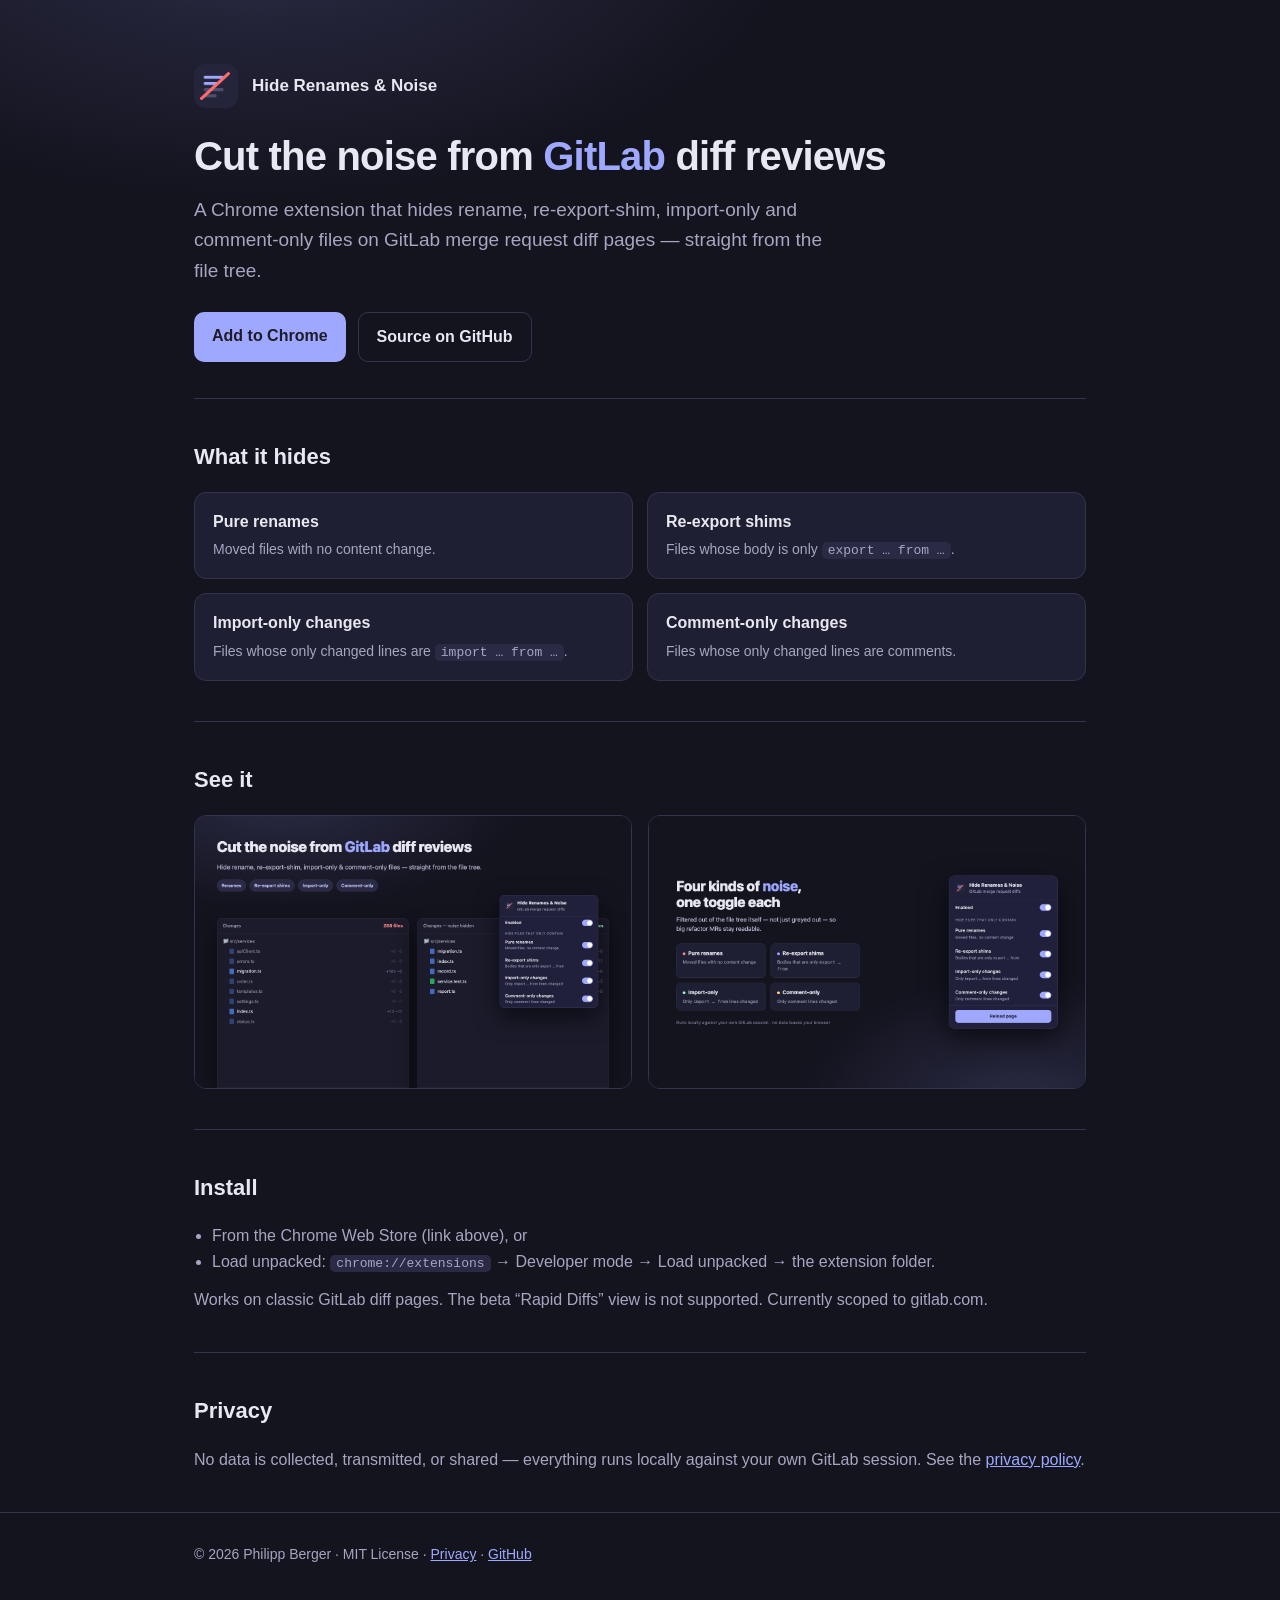
<file: docs/index.html>
<!DOCTYPE html>
<html lang="en">
  <head>
    <meta charset="utf-8" />
    <meta name="viewport" content="width=device-width, initial-scale=1" />
    <title>GitLab Diff: Hide Renames, Shims &amp; Noise</title>
    <meta name="description" content="Chrome extension that hides rename, re-export-shim, import-only and comment-only files on GitLab merge request diff pages." />
    <style>
      :root { --bg:#14141f; --panel:#1f1f33; --line:#33334e; --text:#e8e8f2; --muted:#a6a6c2; --accent:#9fa8ff; }
      * { box-sizing: border-box; margin: 0; padding: 0; }
      body { background: var(--bg); color: var(--text); font: 16px/1.6 -apple-system, BlinkMacSystemFont, 'Segoe UI', Roboto, sans-serif; }
      a { color: var(--accent); }
      .wrap { max-width: 940px; margin: 0 auto; padding: 0 24px; }
      header { padding: 64px 0 36px; background: radial-gradient(900px 460px at 20% -20%, #2c2c47 0%, var(--bg) 60%); }
      .brand { display: flex; align-items: center; gap: 14px; }
      .brand img { width: 44px; height: 44px; border-radius: 11px; }
      .brand .n { font-weight: 700; font-size: 17px; }
      h1 { margin-top: 26px; font-size: 40px; font-weight: 800; letter-spacing: -0.02em; line-height: 1.12; }
      h1 .hl { color: var(--accent); }
      .lead { margin-top: 16px; font-size: 19px; color: var(--muted); max-width: 640px; }
      .cta { margin-top: 26px; display: flex; gap: 12px; flex-wrap: wrap; }
      .btn { display: inline-block; padding: 11px 18px; border-radius: 10px; font-weight: 700; text-decoration: none; }
      .btn.primary { background: var(--accent); color: #1c1c2b; }
      .btn.ghost { border: 1px solid var(--line); color: var(--text); }
      section { padding: 40px 0; border-top: 1px solid var(--line); }
      h2 { font-size: 22px; font-weight: 700; margin-bottom: 18px; }
      .grid { display: grid; grid-template-columns: 1fr 1fr; gap: 14px; }
      .card { background: var(--panel); border: 1px solid var(--line); border-radius: 12px; padding: 16px 18px; }
      .card .t { font-weight: 700; }
      .card .d { color: var(--muted); font-size: 14px; margin-top: 4px; }
      .shots { display: grid; grid-template-columns: 1fr 1fr; gap: 16px; }
      .shots img { width: 100%; border-radius: 12px; border: 1px solid var(--line); }
      ul { margin: 0 0 0 18px; color: var(--muted); }
      footer { padding: 30px 0 60px; color: var(--muted); font-size: 14px; border-top: 1px solid var(--line); }
      code { background: #2a2a44; padding: 1px 6px; border-radius: 5px; font-size: 13px; }
      @media (max-width: 720px) { .grid, .shots { grid-template-columns: 1fr; } h1 { font-size: 31px; } }
    </style>
  </head>
  <body>
    <header>
      <div class="wrap">
        <div class="brand"><img src="assets/icon-128.png" alt="" /><span class="n">Hide Renames &amp; Noise</span></div>
        <h1>Cut the noise from <span class="hl">GitLab</span> diff reviews</h1>
        <p class="lead">A Chrome extension that hides rename, re-export-shim, import-only and comment-only files on GitLab merge request diff pages — straight from the file tree.</p>
        <div class="cta">
          <a class="btn primary" href="https://chromewebstore.google.com/detail/eniojjdflkcolkgahamgnfldoobfghnm">Add to Chrome</a>
          <a class="btn ghost" href="https://github.com/philipp-berger/gitlab-diff-hide-noise">Source on GitHub</a>
        </div>
      </div>
    </header>

    <div class="wrap">
      <section>
        <h2>What it hides</h2>
        <div class="grid">
          <div class="card"><div class="t">Pure renames</div><div class="d">Moved files with no content change.</div></div>
          <div class="card"><div class="t">Re-export shims</div><div class="d">Files whose body is only <code>export … from …</code>.</div></div>
          <div class="card"><div class="t">Import-only changes</div><div class="d">Files whose only changed lines are <code>import … from …</code>.</div></div>
          <div class="card"><div class="t">Comment-only changes</div><div class="d">Files whose only changed lines are comments.</div></div>
        </div>
      </section>

      <section>
        <h2>See it</h2>
        <div class="shots">
          <img src="assets/screenshot-1-before-after.png" alt="Before and after the file tree is filtered" />
          <img src="assets/screenshot-2-categories.png" alt="Popup with the four toggle categories" />
        </div>
      </section>

      <section>
        <h2>Install</h2>
        <ul>
          <li>From the Chrome Web Store (link above), or</li>
          <li>Load unpacked: <code>chrome://extensions</code> → Developer mode → Load unpacked → the extension folder.</li>
        </ul>
        <p style="margin-top:12px;color:var(--muted)">Works on classic GitLab diff pages. The beta “Rapid Diffs” view is not supported. Currently scoped to gitlab.com.</p>
      </section>

      <section>
        <h2>Privacy</h2>
        <p style="color:var(--muted)">No data is collected, transmitted, or shared — everything runs locally against your own GitLab session. See the <a href="privacy.html">privacy policy</a>.</p>
      </section>
    </div>

    <footer>
      <div class="wrap">© 2026 Philipp Berger · MIT License · <a href="privacy.html">Privacy</a> · <a href="https://github.com/philipp-berger/gitlab-diff-hide-noise">GitHub</a></div>
    </footer>
  </body>
</html>
</file>
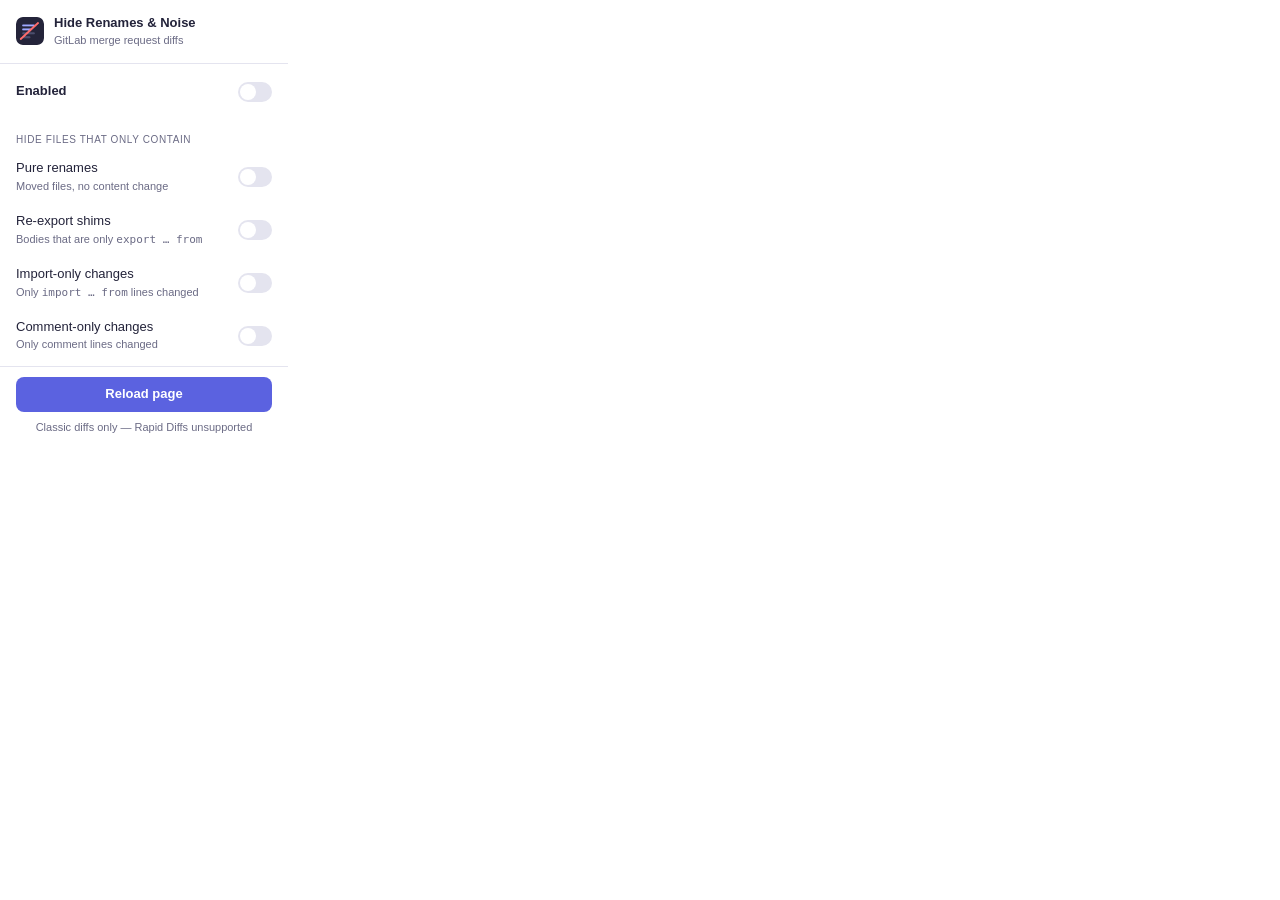
<file: popup.html>
<!DOCTYPE html>
<html lang="en">
  <head>
    <meta charset="utf-8" />
    <style>
      :root {
        --bg: #1c1c2b;
        --panel: #24243a;
        --text: #e8e8f2;
        --muted: #9a9ab5;
        --line: #34344f;
        --accent: #9fa8ff;
        --accent-ink: #1c1c2b;
        --danger: #ff6b6b;
      }
      @media (prefers-color-scheme: light) {
        :root {
          --bg: #ffffff;
          --panel: #f6f6fb;
          --text: #23233a;
          --muted: #6b6b85;
          --line: #e4e4ef;
          --accent: #5b62e0;
          --accent-ink: #ffffff;
          --danger: #e0484b;
        }
      }
      * {
        box-sizing: border-box;
      }
      body {
        width: 288px;
        margin: 0;
        padding: 0;
        font: 13px/1.45 -apple-system, BlinkMacSystemFont, 'Segoe UI', Roboto, sans-serif;
        color: var(--text);
        background: var(--bg);
      }
      header {
        display: flex;
        align-items: center;
        gap: 10px;
        padding: 14px 16px;
        border-bottom: 1px solid var(--line);
      }
      header img {
        width: 28px;
        height: 28px;
        border-radius: 7px;
      }
      header .title {
        font-size: 13px;
        font-weight: 600;
      }
      header .sub {
        font-size: 11px;
        color: var(--muted);
      }
      .section {
        padding: 8px 16px 4px;
      }
      .section-label {
        font-size: 10px;
        text-transform: uppercase;
        letter-spacing: 0.06em;
        color: var(--muted);
        margin: 8px 0 4px;
      }
      .row {
        display: flex;
        align-items: center;
        justify-content: space-between;
        gap: 12px;
        padding: 8px 0;
        cursor: pointer;
        border-bottom: 1px solid transparent;
      }
      .row .label {
        font-weight: 500;
      }
      .row .desc {
        font-size: 11px;
        color: var(--muted);
        margin-top: 1px;
      }
      .row.master {
        padding: 10px 0;
      }
      .row.master .label {
        font-weight: 600;
      }
      /* toggle switch */
      .switch {
        position: relative;
        flex: 0 0 auto;
        width: 34px;
        height: 20px;
      }
      .switch input {
        opacity: 0;
        width: 0;
        height: 0;
        position: absolute;
      }
      .switch .track {
        position: absolute;
        inset: 0;
        background: var(--line);
        border-radius: 999px;
        transition: background 0.15s ease;
      }
      .switch .track::after {
        content: '';
        position: absolute;
        top: 2px;
        left: 2px;
        width: 16px;
        height: 16px;
        border-radius: 50%;
        background: #fff;
        transition: transform 0.15s ease;
      }
      .switch input:checked + .track {
        background: var(--accent);
      }
      .switch input:checked + .track::after {
        transform: translateX(14px);
      }
      .categories.disabled {
        opacity: 0.45;
        pointer-events: none;
      }
      .footer {
        padding: 10px 16px 14px;
        border-top: 1px solid var(--line);
      }
      button#rescan {
        width: 100%;
        padding: 8px 10px;
        font: inherit;
        font-weight: 600;
        cursor: pointer;
        color: var(--accent-ink);
        background: var(--accent);
        border: 0;
        border-radius: 8px;
        transition: filter 0.12s ease;
      }
      button#rescan:hover {
        filter: brightness(1.08);
      }
      button#rescan:active {
        filter: brightness(0.94);
      }
      .hint {
        margin-top: 8px;
        color: var(--muted);
        font-size: 11px;
        text-align: center;
      }
    </style>
  </head>
  <body>
    <header>
      <img src="icons/icon-48.png" alt="" />
      <div>
        <div class="title">Hide Renames &amp; Noise</div>
        <div class="sub">GitLab merge request diffs</div>
      </div>
    </header>

    <div class="section">
      <label class="row master">
        <div><span class="label">Enabled</span></div>
        <span class="switch"><input type="checkbox" id="enabled" /><span class="track"></span></span>
      </label>
    </div>

    <div class="section">
      <div class="section-label">Hide files that only contain</div>
      <div class="categories" id="categories">
        <label class="row">
          <div>
            <div class="label">Pure renames</div>
            <div class="desc">Moved files, no content change</div>
          </div>
          <span class="switch"><input type="checkbox" id="hideRenames" /><span class="track"></span></span>
        </label>
        <label class="row">
          <div>
            <div class="label">Re-export shims</div>
            <div class="desc">Bodies that are only <code>export … from</code></div>
          </div>
          <span class="switch"><input type="checkbox" id="hideShims" /><span class="track"></span></span>
        </label>
        <label class="row">
          <div>
            <div class="label">Import-only changes</div>
            <div class="desc">Only <code>import … from</code> lines changed</div>
          </div>
          <span class="switch"><input type="checkbox" id="hideImports" /><span class="track"></span></span>
        </label>
        <label class="row">
          <div>
            <div class="label">Comment-only changes</div>
            <div class="desc">Only comment lines changed</div>
          </div>
          <span class="switch"><input type="checkbox" id="hideComments" /><span class="track"></span></span>
        </label>
      </div>
    </div>

    <div class="footer">
      <button id="rescan" type="button">Reload page</button>
      <div class="hint">Classic diffs only — Rapid Diffs unsupported</div>
    </div>

    <script src="popup.js"></script>
  </body>
</html>
</file>
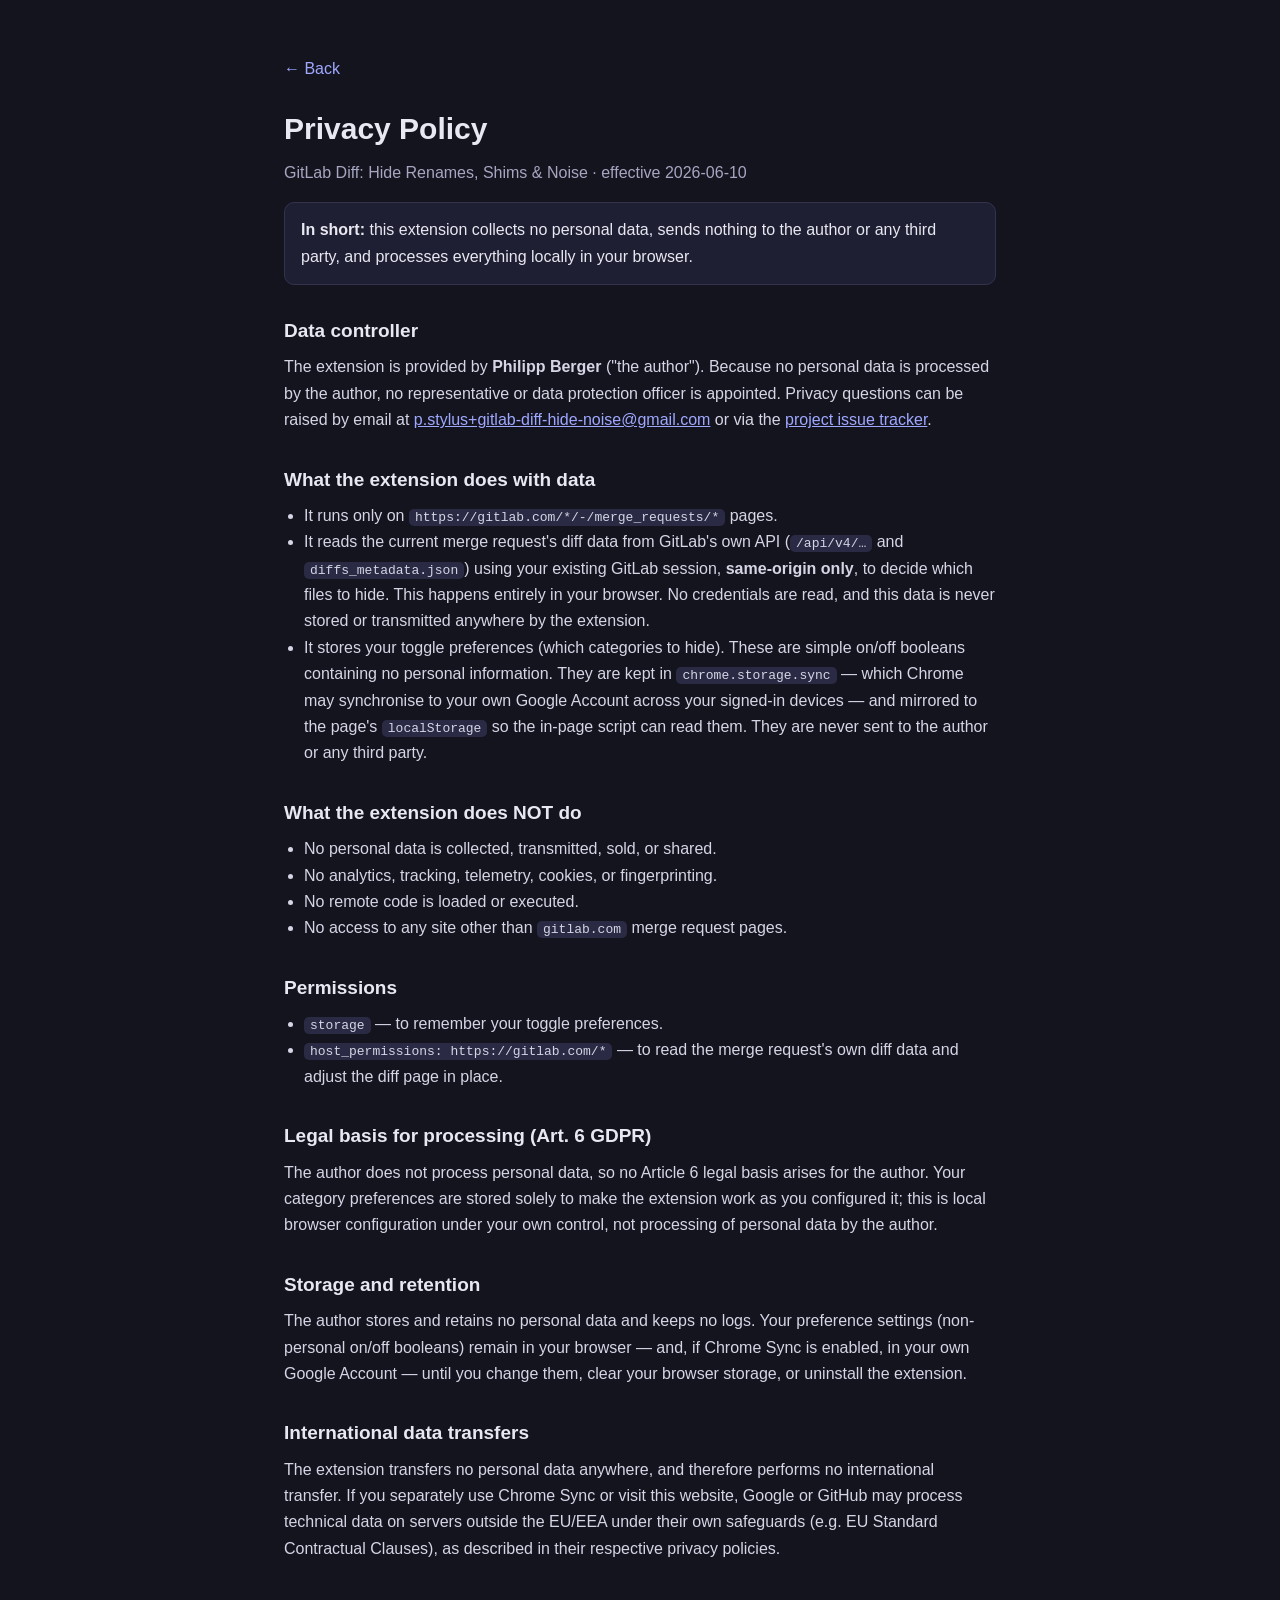
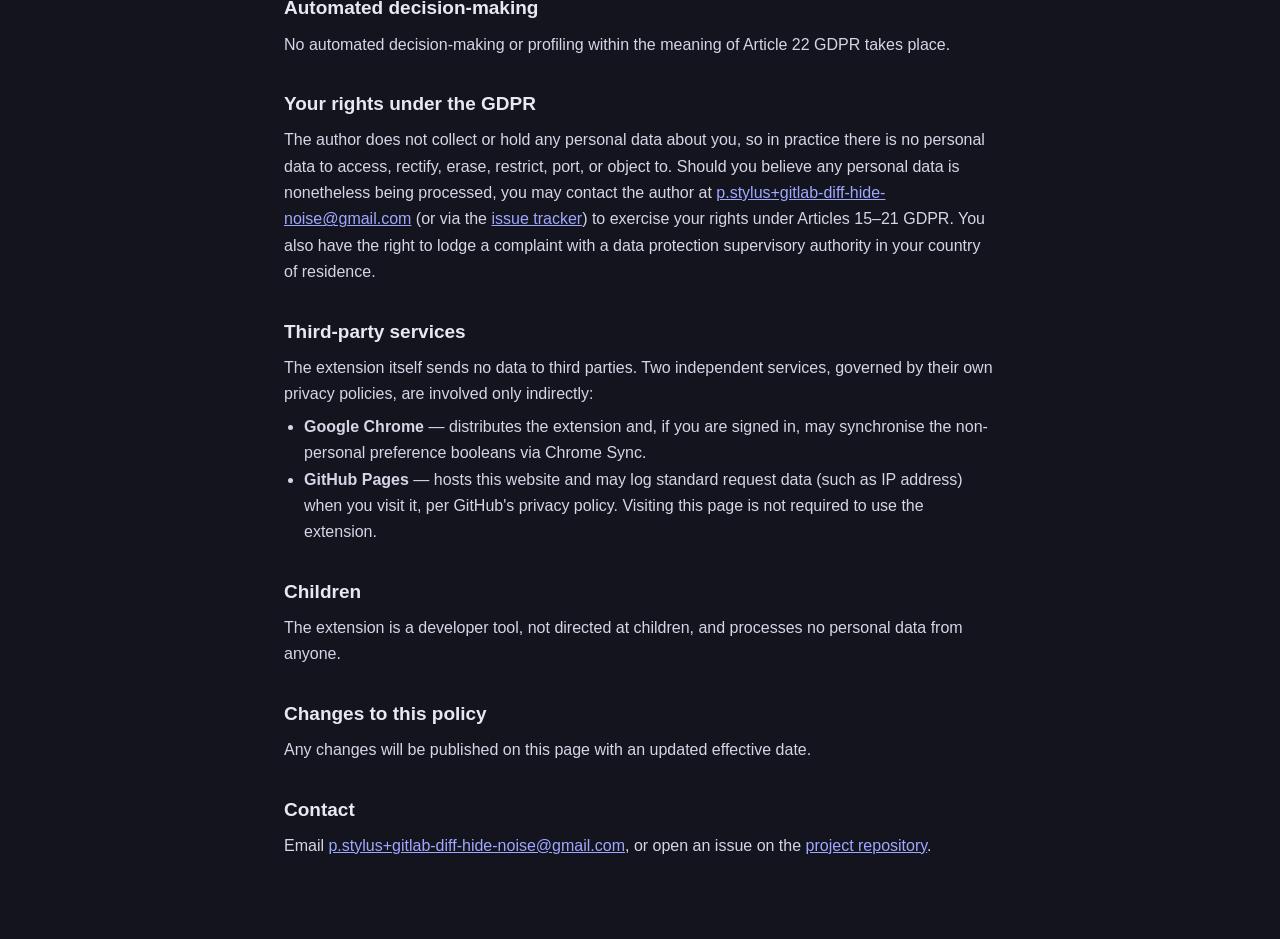
<file: docs/privacy.html>
<!DOCTYPE html>
<html lang="en">
  <head>
    <meta charset="utf-8" />
    <meta name="viewport" content="width=device-width, initial-scale=1" />
    <title>Privacy Policy — GitLab Diff: Hide Renames, Shims &amp; Noise</title>
    <style>
      :root { --bg:#14141f; --line:#33334e; --text:#e8e8f2; --muted:#a6a6c2; --accent:#9fa8ff; }
      * { box-sizing: border-box; margin: 0; padding: 0; }
      body { background: var(--bg); color: var(--text); font: 16px/1.65 -apple-system, BlinkMacSystemFont, 'Segoe UI', Roboto, sans-serif; }
      a { color: var(--accent); }
      .wrap { max-width: 760px; margin: 0 auto; padding: 56px 24px 80px; }
      h1 { font-size: 30px; font-weight: 800; }
      .sub { color: var(--muted); margin-top: 6px; }
      h2 { font-size: 19px; font-weight: 700; margin: 30px 0 8px; }
      p, li { color: #d5d5e6; }
      ul { margin: 6px 0 0 20px; }
      code { background: #2a2a44; padding: 1px 6px; border-radius: 5px; font-size: 13px; }
      .back { display: inline-block; margin-bottom: 22px; color: var(--accent); text-decoration: none; }
      .tldr { margin-top: 16px; padding: 14px 16px; background: #1f1f33; border: 1px solid var(--line); border-radius: 10px; }
    </style>
  </head>
  <body>
    <div class="wrap">
      <a class="back" href="index.html">← Back</a>
      <h1>Privacy Policy</h1>
      <div class="sub">GitLab Diff: Hide Renames, Shims &amp; Noise · effective 2026-06-10</div>

      <div class="tldr">
        <strong>In short:</strong> this extension collects no personal data, sends nothing to
        the author or any third party, and processes everything locally in your browser.
      </div>

      <h2>Data controller</h2>
      <p>The extension is provided by <strong>Philipp Berger</strong> ("the author").
        Because no personal data is processed by the author, no representative or data
        protection officer is appointed. Privacy questions can be raised by email at
        <a href="mailto:p.stylus+gitlab-diff-hide-noise@gmail.com">p.stylus+gitlab-diff-hide-noise@gmail.com</a> or via the
        <a href="https://github.com/philipp-berger/gitlab-diff-hide-noise/issues">project issue tracker</a>.</p>

      <h2>What the extension does with data</h2>
      <ul>
        <li>It runs only on <code>https://gitlab.com/*/-/merge_requests/*</code> pages.</li>
        <li>It reads the current merge request's diff data from GitLab's own API
          (<code>/api/v4/…</code> and <code>diffs_metadata.json</code>) using your existing
          GitLab session, <strong>same-origin only</strong>, to decide which files to hide.
          This happens entirely in your browser. No credentials are read, and this data is
          never stored or transmitted anywhere by the extension.</li>
        <li>It stores your toggle preferences (which categories to hide). These are simple
          on/off booleans containing no personal information. They are kept in
          <code>chrome.storage.sync</code> — which Chrome may synchronise to your own Google
          Account across your signed-in devices — and mirrored to the page's
          <code>localStorage</code> so the in-page script can read them. They are never sent
          to the author or any third party.</li>
      </ul>

      <h2>What the extension does NOT do</h2>
      <ul>
        <li>No personal data is collected, transmitted, sold, or shared.</li>
        <li>No analytics, tracking, telemetry, cookies, or fingerprinting.</li>
        <li>No remote code is loaded or executed.</li>
        <li>No access to any site other than <code>gitlab.com</code> merge request pages.</li>
      </ul>

      <h2>Permissions</h2>
      <ul>
        <li><code>storage</code> — to remember your toggle preferences.</li>
        <li><code>host_permissions: https://gitlab.com/*</code> — to read the merge request's
          own diff data and adjust the diff page in place.</li>
      </ul>

      <h2>Legal basis for processing (Art. 6 GDPR)</h2>
      <p>The author does not process personal data, so no Article 6 legal basis arises for the
        author. Your category preferences are stored solely to make the extension work as you
        configured it; this is local browser configuration under your own control, not processing
        of personal data by the author.</p>

      <h2>Storage and retention</h2>
      <p>The author stores and retains no personal data and keeps no logs. Your preference
        settings (non-personal on/off booleans) remain in your browser — and, if Chrome Sync is
        enabled, in your own Google Account — until you change them, clear your browser storage,
        or uninstall the extension.</p>

      <h2>International data transfers</h2>
      <p>The extension transfers no personal data anywhere, and therefore performs no
        international transfer. If you separately use Chrome Sync or visit this website, Google or
        GitHub may process technical data on servers outside the EU/EEA under their own safeguards
        (e.g. EU Standard Contractual Clauses), as described in their respective privacy policies.</p>

      <h2>Automated decision-making</h2>
      <p>No automated decision-making or profiling within the meaning of Article 22 GDPR takes
        place.</p>

      <h2>Your rights under the GDPR</h2>
      <p>The author does not collect or hold any personal data about you, so in practice there
        is no personal data to access, rectify, erase, restrict, port, or object to. Should you
        believe any personal data is nonetheless being processed, you may contact the author at
        <a href="mailto:p.stylus+gitlab-diff-hide-noise@gmail.com">p.stylus+gitlab-diff-hide-noise@gmail.com</a> (or via the
        <a href="https://github.com/philipp-berger/gitlab-diff-hide-noise/issues">issue tracker</a>)
        to exercise your rights under Articles 15–21 GDPR. You also have the right to lodge a
        complaint with a data protection supervisory authority in your country of residence.</p>

      <h2>Third-party services</h2>
      <p>The extension itself sends no data to third parties. Two independent services, governed
        by their own privacy policies, are involved only indirectly:</p>
      <ul>
        <li><strong>Google Chrome</strong> — distributes the extension and, if you are signed in,
          may synchronise the non-personal preference booleans via Chrome Sync.</li>
        <li><strong>GitHub Pages</strong> — hosts this website and may log standard request data
          (such as IP address) when you visit it, per GitHub's privacy policy. Visiting this page
          is not required to use the extension.</li>
      </ul>

      <h2>Children</h2>
      <p>The extension is a developer tool, not directed at children, and processes no personal
        data from anyone.</p>

      <h2>Changes to this policy</h2>
      <p>Any changes will be published on this page with an updated effective date.</p>

      <h2>Contact</h2>
      <p>Email <a href="mailto:p.stylus+gitlab-diff-hide-noise@gmail.com">p.stylus+gitlab-diff-hide-noise@gmail.com</a>, or
        open an issue on the
        <a href="https://github.com/philipp-berger/gitlab-diff-hide-noise/issues">project repository</a>.</p>
    </div>
  </body>
</html>
</file>
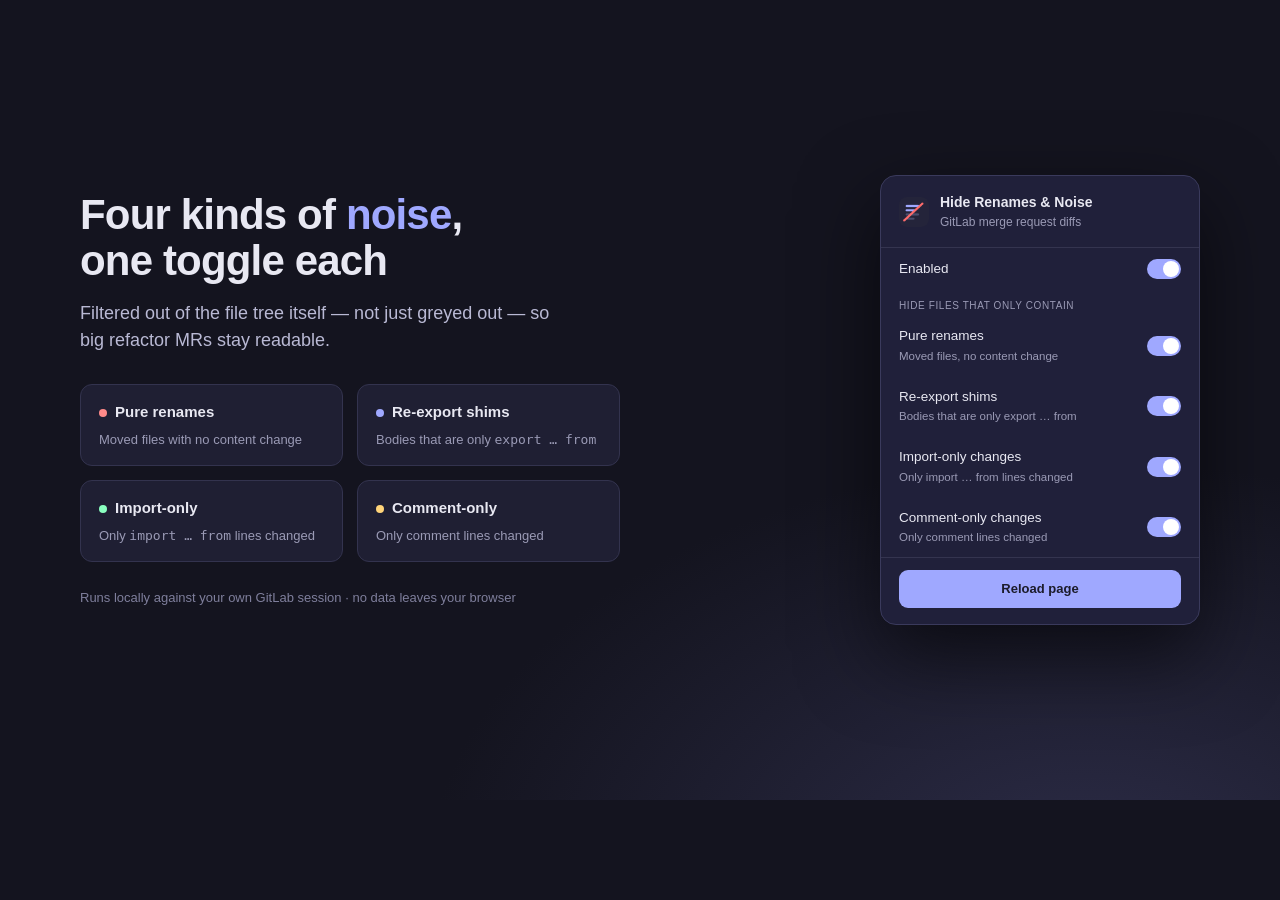
<file: store-assets/features.html>
<!DOCTYPE html>
<html lang="en">
  <head>
    <meta charset="utf-8" />
    <style>
      * { box-sizing: border-box; margin: 0; padding: 0; }
      html, body { background: #14141f; }
      body { font: 14px/1.5 -apple-system, BlinkMacSystemFont, 'Segoe UI', Roboto, sans-serif; color: #e8e8f2; }
      .frame {
        width: 1280px; height: 800px; position: relative; overflow: hidden;
        background: radial-gradient(1100px 700px at 85% 110%, #2c2c47 0%, #14141f 60%);
        display: flex; align-items: center; gap: 56px; padding: 0 80px;
      }
      .left { flex: 1; }
      .left h1 { font-size: 42px; font-weight: 800; letter-spacing: -0.02em; line-height: 1.1; }
      .left h1 .hl { color: #9fa8ff; }
      .left p { margin-top: 16px; font-size: 18px; color: #b9b9d4; max-width: 480px; }
      .cards { margin-top: 30px; display: grid; grid-template-columns: 1fr 1fr; gap: 14px; max-width: 540px; }
      .card { background: #1f1f33; border: 1px solid #33334e; border-radius: 12px; padding: 16px 18px; }
      .card .t { font-weight: 700; font-size: 15px; }
      .card .t .dot { display:inline-block; width:8px;height:8px;border-radius:50%; margin-right:8px; vertical-align: middle; }
      .card .d { margin-top: 6px; font-size: 13px; color: #9a9ab5; }
      .note { margin-top: 26px; font-size: 13px; color: #7f7f9c; }

      .popup { flex: 0 0 auto; width: 320px;
        background: #20203a; border: 1px solid #3a3a5c; border-radius: 16px;
        box-shadow: 0 30px 80px rgba(0,0,0,.6); overflow: hidden; }
      .popup .ph { display:flex; align-items:center; gap:11px; padding:16px 18px; border-bottom:1px solid #34344f; }
      .popup .ph .logo { width:30px;height:30px;border-radius:8px; }
      .popup .ph .t { font-size:14px;font-weight:700; }
      .popup .ph .s { font-size:12px;color:#9a9ab5; }
      .popup .pr { display:flex; align-items:center; justify-content:space-between; padding:11px 18px; }
      .popup .pr .l { font-size:13.5px; font-weight:500; }
      .popup .pr .d { font-size:11.5px; color:#9a9ab5; margin-top:1px; }
      .sw { width:34px;height:20px;border-radius:999px;background:#9fa8ff; position:relative; flex:0 0 auto; }
      .sw::after { content:''; position:absolute; top:2px; right:2px; width:16px;height:16px;border-radius:50%;background:#fff; }
      .seclbl { font-size:10px; letter-spacing:.06em; text-transform:uppercase; color:#9a9ab5; padding: 8px 18px 2px; }
      .pf { padding: 12px 18px 16px; border-top:1px solid #34344f; }
      .pf .btn { width:100%; padding:9px; text-align:center; font-weight:700; font-size:13px; color:#1c1c2b; background:#9fa8ff; border-radius:9px; }
    </style>
  </head>
  <body>
    <div class="frame">
      <div class="left">
        <h1>Four kinds of <span class="hl">noise</span>,<br/>one toggle each</h1>
        <p>Filtered out of the file tree itself — not just greyed out — so big refactor MRs stay readable.</p>
        <div class="cards">
          <div class="card"><div class="t"><span class="dot" style="background:#ff8a8a"></span>Pure renames</div><div class="d">Moved files with no content change</div></div>
          <div class="card"><div class="t"><span class="dot" style="background:#9fa8ff"></span>Re-export shims</div><div class="d">Bodies that are only <code>export … from</code></div></div>
          <div class="card"><div class="t"><span class="dot" style="background:#8affc0"></span>Import-only</div><div class="d">Only <code>import … from</code> lines changed</div></div>
          <div class="card"><div class="t"><span class="dot" style="background:#ffd479"></span>Comment-only</div><div class="d">Only comment lines changed</div></div>
        </div>
        <div class="note">Runs locally against your own GitLab session · no data leaves your browser</div>
      </div>

      <div class="popup">
        <div class="ph"><img class="logo" src="../icons/icon-48.png"/><div><div class="t">Hide Renames &amp; Noise</div><div class="s">GitLab merge request diffs</div></div></div>
        <div class="pr"><div class="l">Enabled</div><div class="sw"></div></div>
        <div class="seclbl">Hide files that only contain</div>
        <div class="pr"><div><div class="l">Pure renames</div><div class="d">Moved files, no content change</div></div><div class="sw"></div></div>
        <div class="pr"><div><div class="l">Re-export shims</div><div class="d">Bodies that are only export … from</div></div><div class="sw"></div></div>
        <div class="pr"><div><div class="l">Import-only changes</div><div class="d">Only import … from lines changed</div></div><div class="sw"></div></div>
        <div class="pr"><div><div class="l">Comment-only changes</div><div class="d">Only comment lines changed</div></div><div class="sw"></div></div>
        <div class="pf"><div class="btn">Reload page</div></div>
      </div>
    </div>
  </body>
</html>
</file>
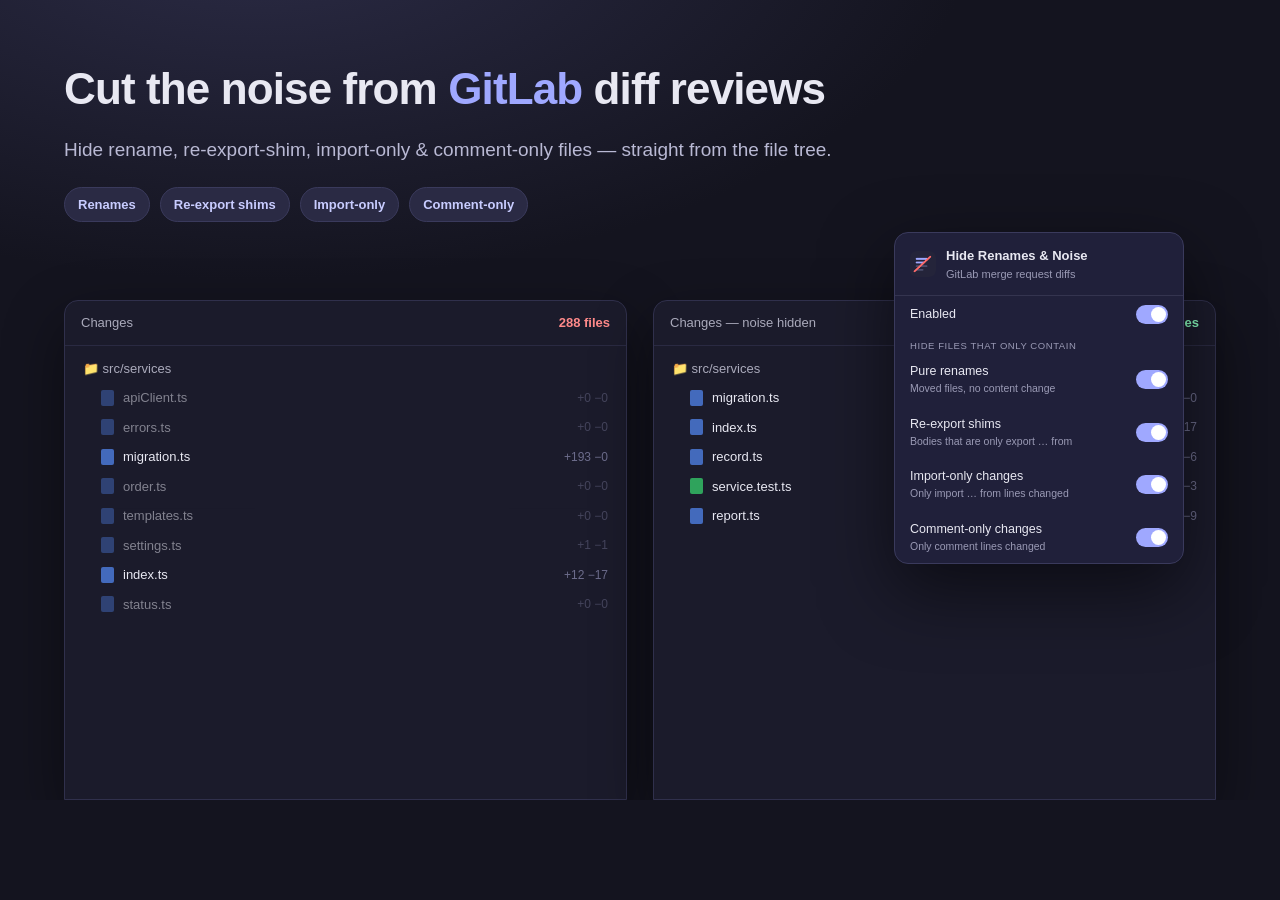
<file: store-assets/hero.html>
<!DOCTYPE html>
<html lang="en">
  <head>
    <meta charset="utf-8" />
    <style>
      * { box-sizing: border-box; margin: 0; padding: 0; }
      html, body { background: #14141f; }
      body { font: 14px/1.5 -apple-system, BlinkMacSystemFont, 'Segoe UI', Roboto, sans-serif; }
      .frame {
        width: 1280px; height: 800px; position: relative; overflow: hidden;
        background: radial-gradient(1200px 600px at 20% -10%, #2c2c47 0%, #14141f 60%);
        color: #e8e8f2;
      }
      .head { padding: 56px 64px 0; }
      .head h1 { font-size: 44px; font-weight: 800; letter-spacing: -0.02em; }
      .head h1 .hl { color: #9fa8ff; }
      .head p { margin-top: 14px; font-size: 19px; color: #b9b9d4; }
      .chips { margin-top: 22px; display: flex; gap: 10px; }
      .chip { font-size: 13px; font-weight: 600; padding: 7px 13px; border-radius: 999px;
        background: #2a2a44; color: #c8ccff; border: 1px solid #3a3a5c; }

      .stage { position: absolute; left: 64px; right: 64px; bottom: 0; top: 300px; display: flex; gap: 26px; }
      .panel { background: #1b1b2b; border: 1px solid #30304c; border-radius: 14px 14px 0 0;
        box-shadow: 0 24px 60px rgba(0,0,0,.45); overflow: hidden; flex: 1; }
      .panel .bar { display:flex; align-items:center; justify-content:space-between;
        padding: 12px 16px; border-bottom: 1px solid #2a2a42; font-size: 13px; color: #aab; }
      .panel .bar .count { font-weight: 700; }
      .panel.before .bar .count { color: #ff8a8a; }
      .panel.after .bar .count { color: #8affc0; }
      .rows { padding: 8px 10px; }
      .row { display: flex; align-items: center; gap: 9px; padding: 5px 8px; border-radius: 6px; }
      .row .ic { width: 13px; height: 16px; border-radius: 2px; background: #3b6; opacity:.85; }
      .row .ic.ts { background: #4a78d6; }
      .row .name { font-size: 13px; }
      .row .delta { margin-left: auto; font-size: 12px; color: #6d6d8c; }
      .row.noise { opacity: .5; }
      .row.noise .delta { color: #6d6d8c; }
      .indent { margin-left: 18px; }
      .folder { color: #aab; font-size: 13px; padding: 5px 8px; }
      .strike { position: relative; }

      .popup { position: absolute; right: 96px; top: 232px; width: 290px; z-index: 5;
        background: #20203a; border: 1px solid #3a3a5c; border-radius: 14px;
        box-shadow: 0 26px 70px rgba(0,0,0,.55); overflow: hidden; }
      .popup .ph { display:flex; align-items:center; gap:10px; padding:13px 15px; border-bottom:1px solid #34344f; }
      .popup .ph .logo { width:26px;height:26px;border-radius:7px; }
      .popup .ph .t { font-size:13px;font-weight:700; }
      .popup .ph .s { font-size:11px;color:#9a9ab5; }
      .popup .pr { display:flex; align-items:center; justify-content:space-between; padding:9px 15px; }
      .popup .pr .l { font-size:12.5px; font-weight:500; }
      .popup .pr .d { font-size:10.5px; color:#9a9ab5; }
      .sw { width:32px;height:19px;border-radius:999px;background:#9fa8ff; position:relative; flex:0 0 auto; }
      .sw::after { content:''; position:absolute; top:2px; right:2px; width:15px;height:15px;border-radius:50%;background:#fff; }
      .seclbl { font-size:9.5px; letter-spacing:.06em; text-transform:uppercase; color:#9a9ab5; padding: 6px 15px 0; }
    </style>
  </head>
  <body>
    <div class="frame">
      <div class="head">
        <h1>Cut the noise from <span class="hl">GitLab</span> diff reviews</h1>
        <p>Hide rename, re-export-shim, import-only &amp; comment-only files — straight from the file tree.</p>
        <div class="chips">
          <span class="chip">Renames</span>
          <span class="chip">Re-export shims</span>
          <span class="chip">Import-only</span>
          <span class="chip">Comment-only</span>
        </div>
      </div>

      <div class="stage">
        <div class="panel before">
          <div class="bar"><span>Changes</span><span class="count">288 files</span></div>
          <div class="rows">
            <div class="folder">📁 src/services</div>
            <div class="row noise indent"><span class="ic ts"></span><span class="name">apiClient.ts</span><span class="delta">+0 −0</span></div>
            <div class="row noise indent"><span class="ic ts"></span><span class="name">errors.ts</span><span class="delta">+0 −0</span></div>
            <div class="row indent"><span class="ic ts"></span><span class="name">migration.ts</span><span class="delta">+193 −0</span></div>
            <div class="row noise indent"><span class="ic ts"></span><span class="name">order.ts</span><span class="delta">+0 −0</span></div>
            <div class="row noise indent"><span class="ic ts"></span><span class="name">templates.ts</span><span class="delta">+0 −0</span></div>
            <div class="row noise indent"><span class="ic ts"></span><span class="name">settings.ts</span><span class="delta">+1 −1</span></div>
            <div class="row indent"><span class="ic ts"></span><span class="name">index.ts</span><span class="delta">+12 −17</span></div>
            <div class="row noise indent"><span class="ic ts"></span><span class="name">status.ts</span><span class="delta">+0 −0</span></div>
          </div>
        </div>

        <div class="panel after">
          <div class="bar"><span>Changes — noise hidden</span><span class="count">92 files</span></div>
          <div class="rows">
            <div class="folder">📁 src/services</div>
            <div class="row indent"><span class="ic ts"></span><span class="name">migration.ts</span><span class="delta">+193 −0</span></div>
            <div class="row indent"><span class="ic ts"></span><span class="name">index.ts</span><span class="delta">+12 −17</span></div>
            <div class="row indent"><span class="ic ts"></span><span class="name">record.ts</span><span class="delta">+24 −6</span></div>
            <div class="row indent"><span class="ic"></span><span class="name">service.test.ts</span><span class="delta">+58 −3</span></div>
            <div class="row indent"><span class="ic ts"></span><span class="name">report.ts</span><span class="delta">+9 −9</span></div>
          </div>
        </div>
      </div>

      <div class="popup">
        <div class="ph"><img class="logo" src="../icons/icon-48.png"/><div><div class="t">Hide Renames &amp; Noise</div><div class="s">GitLab merge request diffs</div></div></div>
        <div class="pr"><div class="l">Enabled</div><div class="sw"></div></div>
        <div class="seclbl">Hide files that only contain</div>
        <div class="pr"><div><div class="l">Pure renames</div><div class="d">Moved files, no content change</div></div><div class="sw"></div></div>
        <div class="pr"><div><div class="l">Re-export shims</div><div class="d">Bodies that are only export … from</div></div><div class="sw"></div></div>
        <div class="pr"><div><div class="l">Import-only changes</div><div class="d">Only import … from lines changed</div></div><div class="sw"></div></div>
        <div class="pr"><div><div class="l">Comment-only changes</div><div class="d">Only comment lines changed</div></div><div class="sw"></div></div>
      </div>
    </div>
  </body>
</html>
</file>
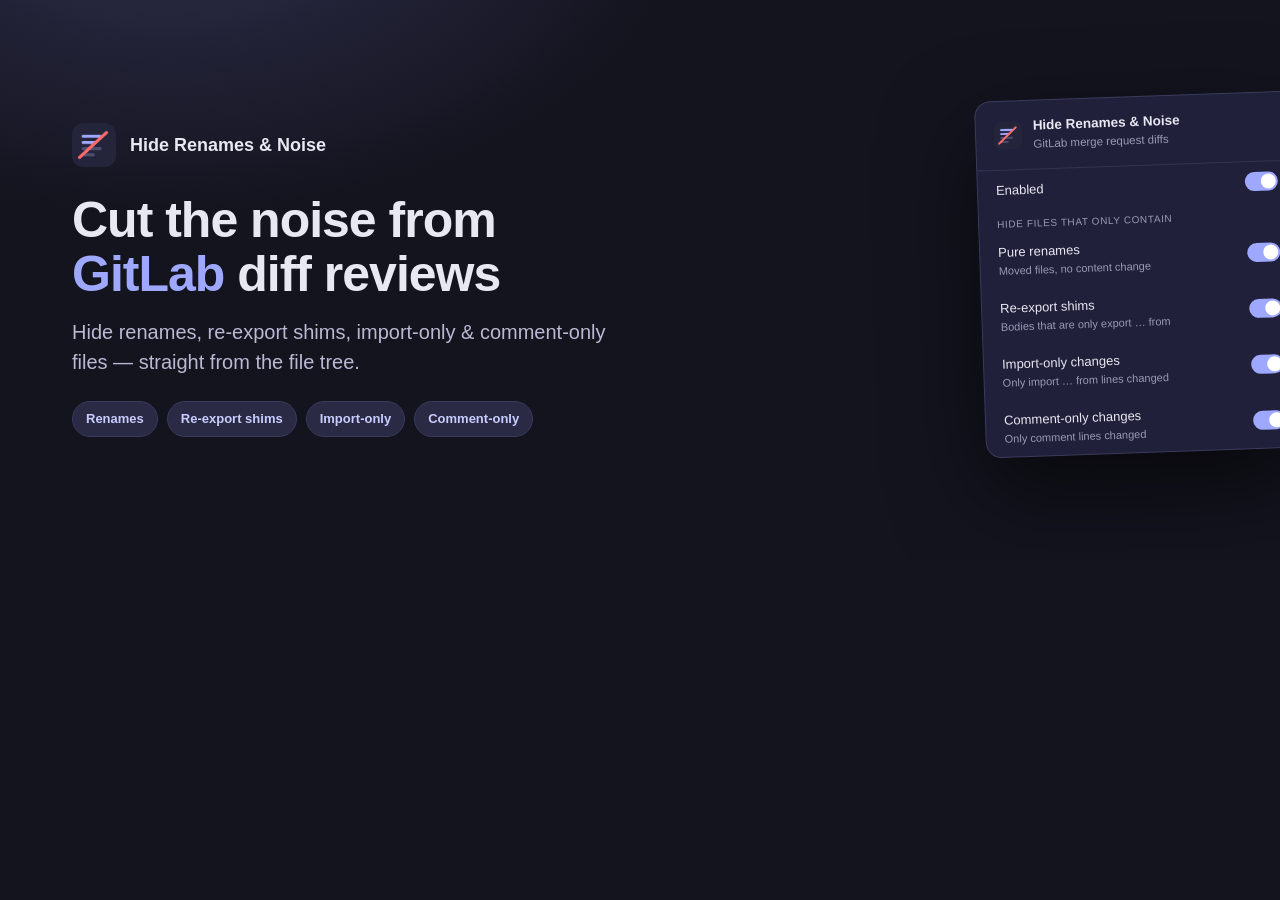
<file: store-assets/marquee.html>
<!DOCTYPE html>
<html lang="en">
  <head>
    <meta charset="utf-8" />
    <style>
      * { box-sizing: border-box; margin: 0; padding: 0; }
      html, body { background: #14141f; }
      .frame {
        width: 1400px; height: 560px; overflow: hidden; position: relative;
        background: radial-gradient(900px 560px at 12% -20%, #2f2f4d 0%, #14141f 58%);
        color: #e8e8f2; font: 16px/1.5 -apple-system, BlinkMacSystemFont, 'Segoe UI', Roboto, sans-serif;
        display: flex; align-items: center;
      }
      .left { width: 720px; padding: 0 0 0 72px; }
      .brand { display: flex; align-items: center; gap: 14px; }
      .brand img { width: 44px; height: 44px; border-radius: 11px; }
      .brand .n { font-weight: 700; font-size: 18px; }
      h1 { margin-top: 26px; font-size: 50px; font-weight: 800; letter-spacing: -0.02em; line-height: 1.08; }
      h1 .hl { color: #9fa8ff; }
      p { margin-top: 16px; font-size: 20px; color: #b9b9d4; max-width: 560px; }
      .chips { margin-top: 24px; display: flex; gap: 9px; flex-wrap: wrap; }
      .chip { font-size: 13px; font-weight: 600; padding: 7px 13px; border-radius: 999px;
        background: #2a2a44; color: #c8ccff; border: 1px solid #3a3a5c; }

      .right { position: absolute; right: 64px; top: 0; bottom: 0; width: 560px; }
      .popup { position: absolute; right: 36px; top: 96px; width: 320px; transform: rotate(-2deg);
        background: #20203a; border: 1px solid #3a3a5c; border-radius: 16px;
        box-shadow: 0 36px 90px rgba(0,0,0,.6); overflow: hidden; }
      .popup .ph { display:flex; align-items:center; gap:11px; padding:15px 18px; border-bottom:1px solid #34344f; }
      .popup .ph .logo { width:28px;height:28px;border-radius:8px; }
      .popup .ph .t { font-size:13.5px;font-weight:700; }
      .popup .ph .s { font-size:11.5px;color:#9a9ab5; }
      .popup .pr { display:flex; align-items:center; justify-content:space-between; padding:10px 18px; }
      .popup .pr .l { font-size:13px; font-weight:500; }
      .popup .pr .d { font-size:11px; color:#9a9ab5; }
      .sw { width:33px;height:19px;border-radius:999px;background:#9fa8ff; position:relative; flex:0 0 auto; }
      .sw::after { content:''; position:absolute; top:2px; right:2px; width:15px;height:15px;border-radius:50%;background:#fff; }
      .seclbl { font-size:10px; letter-spacing:.06em; text-transform:uppercase; color:#9a9ab5; padding: 7px 18px 1px; }
    </style>
  </head>
  <body>
    <div class="frame">
      <div class="left">
        <div class="brand"><img src="../icons/icon-128.png"/><span class="n">Hide Renames &amp; Noise</span></div>
        <h1>Cut the noise from<br/><span class="hl">GitLab</span> diff reviews</h1>
        <p>Hide renames, re-export shims, import-only &amp; comment-only files — straight from the file tree.</p>
        <div class="chips">
          <span class="chip">Renames</span>
          <span class="chip">Re-export shims</span>
          <span class="chip">Import-only</span>
          <span class="chip">Comment-only</span>
        </div>
      </div>
      <div class="right">
        <div class="popup">
          <div class="ph"><img class="logo" src="../icons/icon-48.png"/><div><div class="t">Hide Renames &amp; Noise</div><div class="s">GitLab merge request diffs</div></div></div>
          <div class="pr"><div class="l">Enabled</div><div class="sw"></div></div>
          <div class="seclbl">Hide files that only contain</div>
          <div class="pr"><div><div class="l">Pure renames</div><div class="d">Moved files, no content change</div></div><div class="sw"></div></div>
          <div class="pr"><div><div class="l">Re-export shims</div><div class="d">Bodies that are only export … from</div></div><div class="sw"></div></div>
          <div class="pr"><div><div class="l">Import-only changes</div><div class="d">Only import … from lines changed</div></div><div class="sw"></div></div>
          <div class="pr"><div><div class="l">Comment-only changes</div><div class="d">Only comment lines changed</div></div><div class="sw"></div></div>
        </div>
      </div>
    </div>
  </body>
</html>
</file>
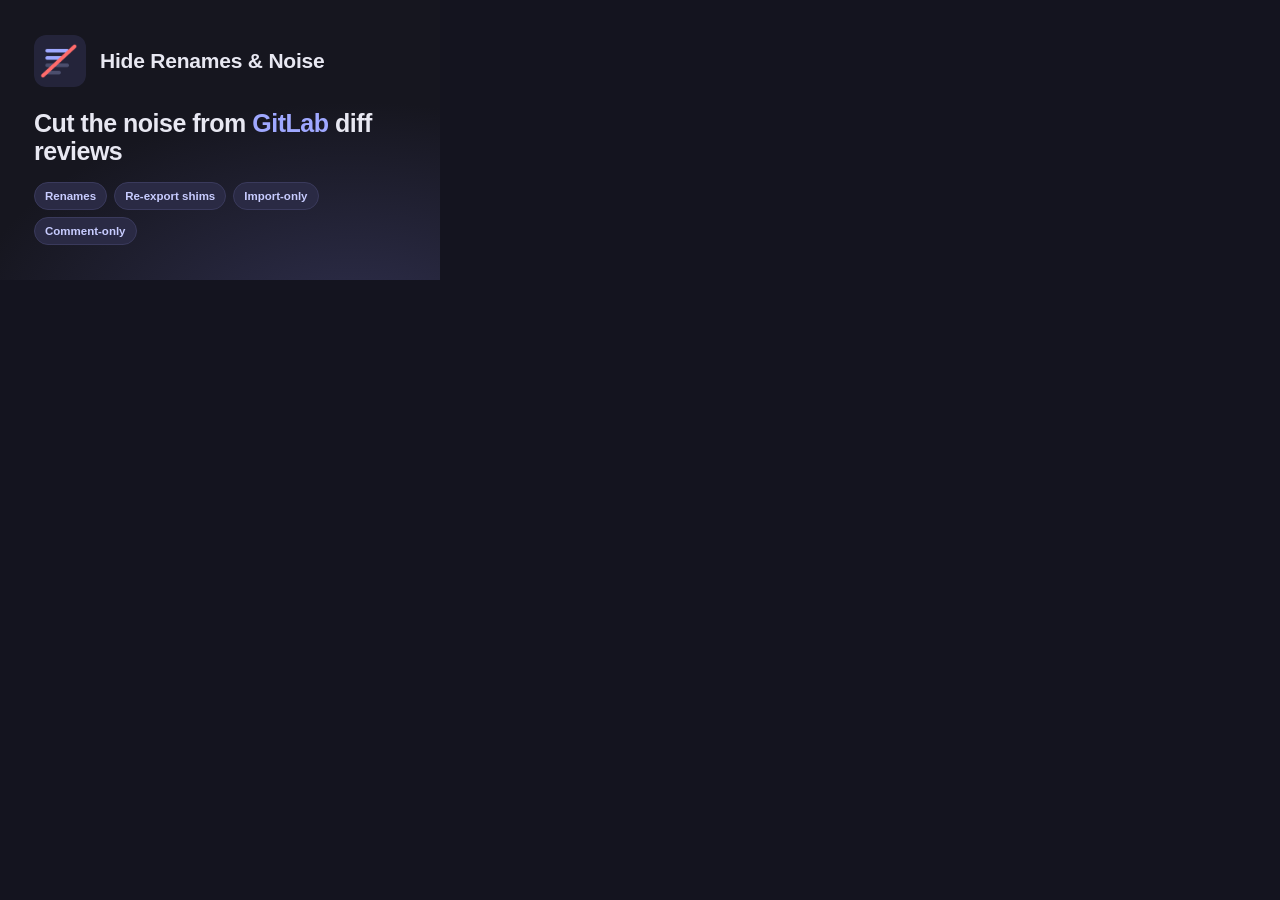
<file: store-assets/promo.html>
<!DOCTYPE html>
<html lang="en">
  <head>
    <meta charset="utf-8" />
    <style>
      * { box-sizing: border-box; margin: 0; padding: 0; }
      html, body { background: #14141f; }
      .frame {
        width: 440px; height: 280px; overflow: hidden;
        background: radial-gradient(600px 360px at 80% 120%, #2f2f4d 0%, #16161f 65%);
        color: #e8e8f2; font: 14px/1.4 -apple-system, BlinkMacSystemFont, 'Segoe UI', Roboto, sans-serif;
        display: flex; flex-direction: column; justify-content: center; padding: 0 34px;
      }
      .top { display: flex; align-items: center; gap: 14px; }
      .top img { width: 52px; height: 52px; border-radius: 12px; }
      .top .n { font-size: 21px; font-weight: 800; letter-spacing: -0.01em; }
      h2 { margin-top: 22px; font-size: 25px; font-weight: 800; line-height: 1.15; letter-spacing: -0.02em; }
      h2 .hl { color: #9fa8ff; }
      .chips { margin-top: 16px; display: flex; flex-wrap: wrap; gap: 7px; }
      .chip { font-size: 11.5px; font-weight: 600; padding: 5px 10px; border-radius: 999px;
        background: #2a2a44; color: #c8ccff; border: 1px solid #3a3a5c; }
    </style>
  </head>
  <body>
    <div class="frame">
      <div class="top"><img src="../icons/icon-128.png"/><div class="n">Hide Renames &amp; Noise</div></div>
      <h2>Cut the noise from <span class="hl">GitLab</span> diff reviews</h2>
      <div class="chips">
        <span class="chip">Renames</span>
        <span class="chip">Re-export shims</span>
        <span class="chip">Import-only</span>
        <span class="chip">Comment-only</span>
      </div>
    </div>
  </body>
</html>
</file>
